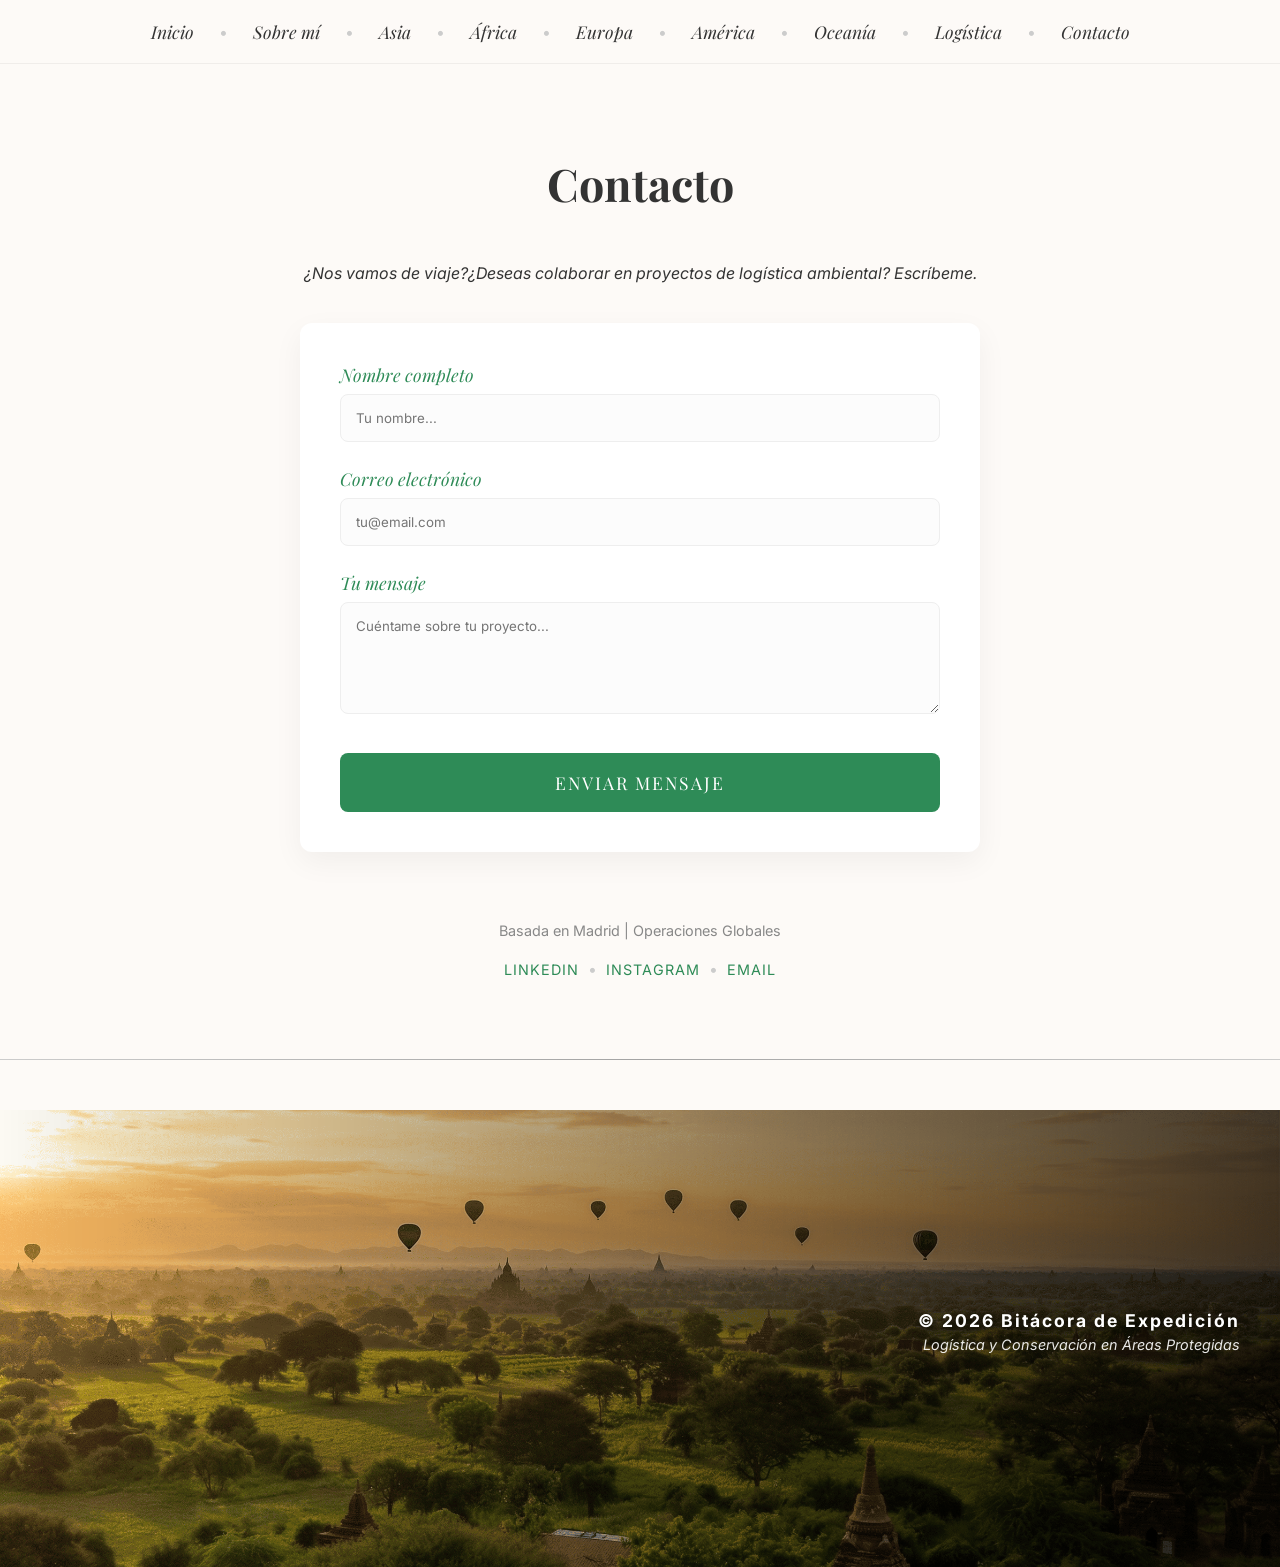
<file: contacto.html>
<!DOCTYPE html>
<html lang="es">
<head>
    <meta charset="UTF-8">
    <title>Bitácora Marina | Contacto</title>
    <link href="https://fonts.googleapis.com/css2?family=Playfair+Display:ital,wght@0,700;1,400&family=Inter:wght@400;500;700&display=swap" rel="stylesheet">
    <link rel="stylesheet" href="css/style2.css">
</head>
<body>

<nav class="nav-sommertage">
        <div class="nav-wrapper">
            <a href="index.html">Inicio</a>
            <span class="separador">•</span>

            <a href="sobremi.html">Sobre mí</a>
            <span class="separador">•</span>

        <div class="dropdown">            
            <a href="asia.html" class="dropbtn">Asia</a>
            <div class="dropdown-content">
                <a href="asia.html#seccion-myanmar">Myanmar</a>
                <a href="asia.html#seccion-vietnam">Vietnam</a>
                <a href="asia.html#seccion-tailandia">Tailandia</a>
                <a href="asia.html#seccion-indonesia">Indonesia</a>
                <a href="asia.html#seccion-camboya">Camboya</a>
                <a href="asia.html#seccion-laos">Laos</a>
                <a href="asia.html#seccion-filipinas">Filipinas</a>
                <a href="asia.html#seccion-malasia">Malasia</a>
                <a href="asia.html#seccion-singapur">Singapur</a>
                <a href="asia.html#seccion-japon">Japón</a>
                <a href="asia.html#seccion-china">China</a>
                <a href="asia.html#seccion-srilanka">Sri Lanka</a>
                <a href="asia.html#seccion-maldivas">Maldivas</a>
            </div>
        </div>

        <span class="separador">•</span>

        <div class="dropdown">
            <a href="africa.html" class="dropbtn">África</a>
                <div class="dropdown-content">
                    <a href="africa.html">RD del Congo</a> 
                    <a href="africa.html#seccion-ruanda">Ruanda</a>
                    <a href="africa.html#seccion-senegal">Senegal</a>
                    <a href="africa.html#seccion-gambia">Gambia</a>
                    <a href="africa.html#seccion-marruecos">Marruecos</a>
                </div>
        </div>

        <span class="separador">•</span>

        <div class="dropdown">
            <a href="proximamente.html" class="dropbtn">Europa</a>
                <div class="dropdown-content">
                    <a href="proximamente.html">España</a>
                    <a href="proximamente.html">Portugal</a>
                    <a href="proximamente.html">Francia</a>
                    <a href="proximamente.html">Italia</a>
                    <a href="proximamente.html">Alemania</a>
                    <a href="proximamente.html">Reino Unido</a>
                    <a href="proximamente.html">Holanda</a>
                    <a href="proximamente.html">Bélgica</a>
                    <a href="proximamente.html">Turquía</a>
                    <a href="proximamente.html">Grecia</a>
                </div>
        </div>

        <span class="separador">•</span>

        <div class="dropdown">
            <a href="proximamente.html" class="dropbtn">América</a>
                <div class="dropdown-content">
                    <a href="proximamente.html">EEUU</a>
                    <a href="proximamente.html">Costa Rica</a>
                </div>
        </div>

        <span class="separador">•</span>

        <div class="dropdown">
            <a href="proximamente.html" class="dropbtn">Oceanía</a>
                <div class="dropdown-content">
                    <a href="proximamente.html">Australia</a>
                    <a href="proximamente.html">Nueva Zelanda</a>
                </div>
        </div>

        <span class="separador">•</span>

            <a href="logistica.html">Logística</a>

        <span class="separador">•</span>

            <a href="contacto.html">Contacto</a>

    </div> 

</nav>



    <div class="container">
        <section id="contacto">
            <h2 class="titulo-elegante">Contacto</h2>
            <p style="text-align:center; font-style:italic; margin-bottom:40px;">¿Nos vamos de viaje?¿Deseas colaborar en proyectos de logística ambiental? Escríbeme.</p>
            
            <form action="#" style="max-width:600px; margin: 0 auto;">
                <label for="nombre">Nombre completo</label>
                <input type="text" id="nombre" name="nombre" placeholder="Tu nombre..." required>

                <label for="email">Correo electrónico</label>
                <input type="email" id="email" name="email" placeholder="tu@email.com" required>

                <label for="mensaje">Tu mensaje</label>
                <textarea id="mensaje" name="mensaje" rows="5" placeholder="Cuéntame sobre tu proyecto..."></textarea>

                <button type="submit">ENVIAR MENSAJE</button>
            </form>
        </section>
    </div>

    <div style="text-align: center; margin-top: 30px; color: #888; font-size: 0.9rem;">
        <p>Basada en Madrid | Operaciones Globales</p>
    </div>
    
    <div class="rrss-contacto" style="text-align: center; margin-top: 20px;">
        <a href="https://www.linkedin.com/" target="_blank" class="enlace-social">LinkedIn</a>
        <span class="separador">•</span>

        <a href="https://www.instagram.com/" target="_blank" class="enlace-social">Instagram</a>
        <span class="separador">•</span>

        <a href="mailto:marinasotogon@gmail.com" class="enlace-social">Email</a>
    </div>



    <hr style="border: 0; height: 1px; background-color: #ccc; margin-bottom: 40px;">
                
            <footer class="footer-con-foto" style="
                    margin-top: 50px; 
                    padding: 200px 40px; 
                    background-image: linear-gradient(to right, rgba(0,0,0,0), rgba(0,0,0,0.7)), url('img/asia/myanmar/bagan1.png'); 
                    background-size: cover; 
                    background-position: center;
                    background-attachment: scroll; 
                    border-top: none;
                    position: relative;
                    /* contenido a la derecha */
                    display: flex;
                    justify-content: flex-end; 
                    text-align: right;
">
                <div style="position: relative; z-index: 2; max-width: 400px;">
                    <p style="font-size: 1.1rem; letter-spacing: 2px; color: #ffffff !important; font-weight: bold; text-shadow: 2px 2px 8px rgba(0,0,0,0.8); margin: 0;">
                    &copy; 2026 Bitácora de Expedición
                    </p>

                    <p style="font-size: 0.9rem; color: #ffffff !important; opacity: 0.9; margin-top: 5px; font-style: italic;">
                    Logística y Conservación en Áreas Protegidas
                    </p>
                </div>
            </footer>

    </body>
</html>
</file>
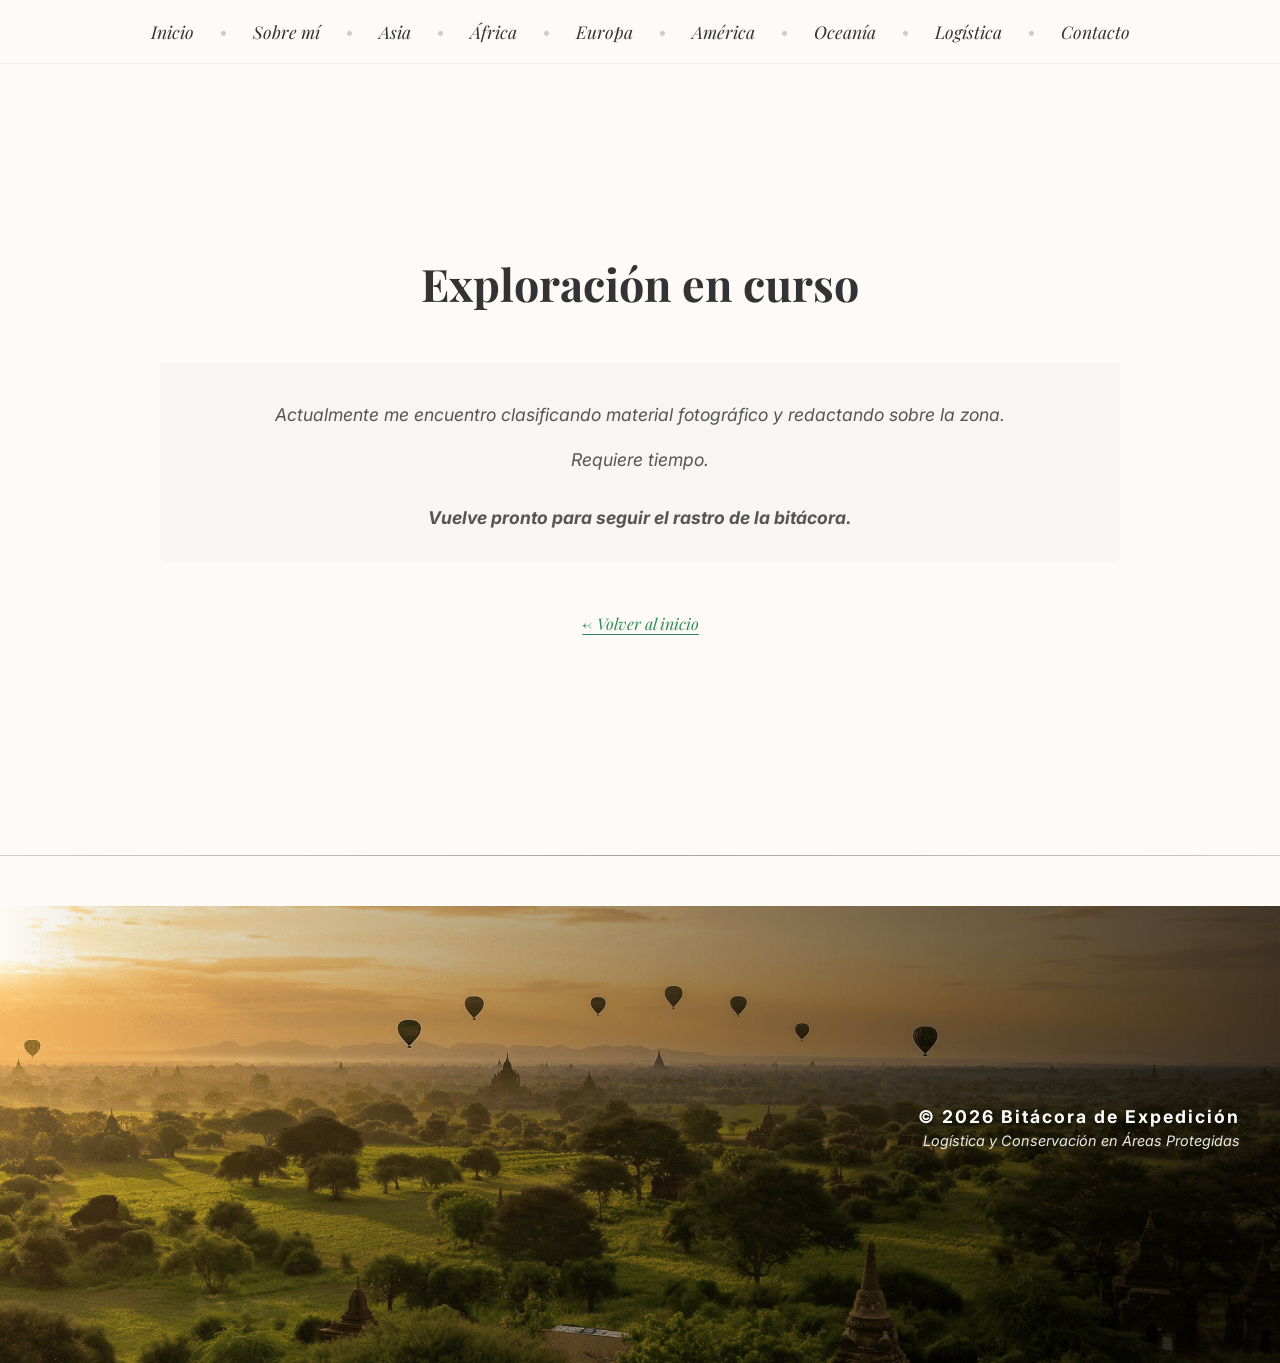
<file: proximamente.html>
<!DOCTYPE html>
<html lang="es">
<head>
    <meta charset="UTF-8">
    <meta name="viewport" content="width=device-width, initial-scale=1.0">
    <title>Bitácora Marina | En Ruta</title>

    <link href="https://fonts.googleapis.com/css2?family=Playfair+Display:ital,wght@0,700;1,400&family=Inter:wght@400;500;700&display=swap" rel="stylesheet">
    <link rel="stylesheet" href="css/style2.css">
</head>
<body>

<nav class="nav-sommertage">
        <div class="nav-wrapper">
            <a href="index.html">Inicio</a>
            <span class="separador">•</span>

            <a href="sobremi.html">Sobre mí</a>
            <span class="separador">•</span>

        <div class="dropdown">            
            <a href="asia.html" class="dropbtn">Asia</a>
            <div class="dropdown-content">
                <a href="asia.html#seccion-myanmar">Myanmar</a>
                <a href="asia.html#seccion-vietnam">Vietnam</a>
                <a href="asia.html#seccion-tailandia">Tailandia</a>
                <a href="asia.html#seccion-indonesia">Indonesia</a>
                <a href="asia.html#seccion-camboya">Camboya</a>
                <a href="asia.html#seccion-laos">Laos</a>
                <a href="asia.html#seccion-filipinas">Filipinas</a>
                <a href="asia.html#seccion-malasia">Malasia</a>
                <a href="asia.html#seccion-singapur">Singapur</a>
                <a href="asia.html#seccion-japon">Japón</a>
                <a href="asia.html#seccion-china">China</a>
                <a href="asia.html#seccion-srilanka">Sri Lanka</a>
                <a href="asia.html#seccion-maldivas">Maldivas</a>
            </div>
        </div>

        <span class="separador">•</span>

        <div class="dropdown">
            <a href="africa.html" class="dropbtn">África</a>
                <div class="dropdown-content">
                    <a href="africa.html">RD del Congo</a> 
                    <a href="africa.html#seccion-ruanda">Ruanda</a>
                    <a href="africa.html#seccion-senegal">Senegal</a>
                    <a href="africa.html#seccion-gambia">Gambia</a>
                    <a href="africa.html#seccion-marruecos">Marruecos</a>
                </div>
        </div>

        <span class="separador">•</span>

        <div class="dropdown">
            <a href="proximamente.html" class="dropbtn">Europa</a>
                <div class="dropdown-content">
                    <a href="proximamente.html">España</a>
                    <a href="proximamente.html">Portugal</a>
                    <a href="proximamente.html">Francia</a>
                    <a href="proximamente.html">Italia</a>
                    <a href="proximamente.html">Alemania</a>
                    <a href="proximamente.html">Reino Unido</a>
                    <a href="proximamente.html">Holanda</a>
                    <a href="proximamente.html">Bélgica</a>
                    <a href="proximamente.html">Turquía</a>
                    <a href="proximamente.html">Grecia</a>
                </div>
        </div>

        <span class="separador">•</span>

        <div class="dropdown">
            <a href="proximamente.html" class="dropbtn">América</a>
                <div class="dropdown-content">
                    <a href="proximamente.html">EEUU</a>
                    <a href="proximamente.html">Costa Rica</a>
                </div>
        </div>

        <span class="separador">•</span>

        <div class="dropdown">
            <a href="proximamente.html" class="dropbtn">Oceanía</a>
                <div class="dropdown-content">
                    <a href="proximamente.html">Australia</a>
                    <a href="proximamente.html">Nueva Zelanda</a>
                </div>
        </div>

        <span class="separador">•</span>

            <a href="logistica.html">Logística</a>

        <span class="separador">•</span>

            <a href="contacto.html">Contacto</a>

    </div> 

</nav>

    <div class="container">
        <section style="text-align: center; padding: 100px 20px;">
            <h2 class="titulo-elegante">Exploración en curso</h2>
            
            <div class="proximamente">
                <p>Actualmente me encuentro clasificando material fotográfico y redactando sobre  la zona.</p>
                <p>Requiere tiempo.</p>
                <p style="margin-top: 30px;"><strong>Vuelve pronto para seguir el rastro de la bitácora.</strong></p>
            </div>

            <a href="index.html" style="display: inline-block; margin-top: 50px; font-family: var(--fuente-titulos); font-style: italic; color: var(--color-acento); text-decoration: none; border-bottom: 1px solid var(--color-acento);">
                ← Volver al inicio
            </a>
        </section>
    </div>

    <div id="miLightbox" class="lightbox" onclick="cerrarImagen()">
    <span class="cerrar">&times;</span>
    <img class="contenido-lightbox" id="imagenGrande" src="[data-uri]" alt="Imagen ampliada">
    <div id="caption"></div> </div>

<script>
    function abrirImagen(elemento) {
        const lightbox = document.getElementById("miLightbox");
        lightbox.style.display = "flex";
        document.getElementById("imagenGrande").src = elemento.src;
        document.getElementById("caption").innerHTML = elemento.alt;
        
        // BLOQUEO: Evita que el fondo se mueva y cause efectos raros
        document.body.style.overflow = "hidden";
    }

    function cerrarImagen() {
        document.getElementById("miLightbox").style.display = "none";
        
        // LIBERACIÓN: Devuelve el control del scroll al usuario
        document.body.style.overflow = "auto";
    }
</script>

    <hr style="border: 0; height: 1px; background-color: #ccc; margin-bottom: 40px;">
                
            <footer class="footer-con-foto" style="
                    margin-top: 50px; 
                    padding: 200px 40px; 
                    background-image: linear-gradient(to right, rgba(0,0,0,0), rgba(0,0,0,0.7)), url('img/asia/myanmar/bagan1.png'); 
                    background-size: cover; 
                    background-position: center;
                    background-attachment: scroll; 
                    border-top: none;
                    position: relative;
                    /* contenido a la derecha */
                    display: flex;
                    justify-content: flex-end; 
                    text-align: right;
">
                <div style="position: relative; z-index: 2; max-width: 400px;">
                    <p style="font-size: 1.1rem; letter-spacing: 2px; color: #ffffff !important; font-weight: bold; text-shadow: 2px 2px 8px rgba(0,0,0,0.8); margin: 0;">
                    &copy; 2026 Bitácora de Expedición
                    </p>

                    <p style="font-size: 0.9rem; color: #ffffff !important; opacity: 0.9; margin-top: 5px; font-style: italic;">
                    Logística y Conservación en Áreas Protegidas
                    </p>
                </div>
            </footer>

    </body>
</html>
</file>
<file: css/style2.css>
/* ==============================================================
   01. VARIABLES Y CONFIGURACIÓN (, pdf 13 uso de variables CSS)
   ============================================================== */

   /* --- Almacén central --- */
:root {
    --color-texto: #333333;
    --color-acento: #2E8B57; 
    --fondo-nude: #fdfaf7;
    --blanco: #ffffff;
    --fuente-titulos: 'Playfair Display', serif;
    --fuente-cuerpo: 'Inter', sans-serif;
}


/* ---Aplicar margen a ID para intentar q menú no lo tape --- */
[id] {
    scroll-margin-top: 160px; /* Aumento de 120px a 160px */
}


body {
    margin: 0;
    font-family: var(--fuente-cuerpo);
    background-color: var(--fondo-nude);
    color: var(--color-texto);
}

/* --- Regla general para contenido ---- */
main {
    margin-top: 140px; /* Empuja el contenido hacia abajo en TODAS las páginas */
    padding: 20px;
    display: block;
}

h1 {
    margin-top: 0; 
    padding-top: 10px;
}


/* ==============================================================
   02. PORTADA (Efecto Ken Burns)
   ============================================================== */

/* --- Modifica contenedor principal del Hero, pdf 8 Responsive Design (Uso de Flexbox)--- */
#hero {
    position: relative;
    height: 100vh;
    display: flex;
    /* Esto empuja el contenido ABAJO y a la IZQUIERDA */
    align-items: flex-end; 
    justify-content: flex-start;
    overflow: hidden;
    color: white;
    text-align: left;
}


/* --- La capa que contiene las imágenes, zoom y rotación --- */
.hero-bg {
    position: absolute;
    top: 0; left: 0; width: 100%; height: 100%;
    background-size: cover;
    background-position: center;
    background-repeat: no-repeat;
    z-index: -1;
    opacity: 0; /* Empiezan invisibles */
    transition: opacity 1.5s ease-in-out; /* El cambio suave */
    animation: zoomLento 20s infinite alternate;
}

.hero-bg.active {
    opacity: 1; /* Solo la imagen con esta clase se ve */
}


/* --- Filtro oscuro para q texto siempre legible --- */
#hero::before {
    content: "";
    position: absolute;
    top: 0; left: 0; width: 100%; height: 100%;

    /* Añadimos una textura de puntos sobre el color oscuro */
    background: radial-gradient(circle, rgba(0,0,0,0.2) 1px, transparent 1px), 
                rgba(0, 0, 0, 0.4); 
    background-size: 3px 3px; /* Tamaño de puntos */
    z-index: 0; /* Por encima de la imagen pero por debajo del texto */
}

/* --- título ppal, pdf 14: Importación y uso de fuentes externas font family--- */
#hero h1 { 
    font-family: var(--fuente-titulos); 
    font-size: 4rem; 
    margin: 0; 
    position: relative; 
    z-index: 2; 
    color: white !important; /* <--- ponerlo AQUÍ EXACTAMENTE */
}

.subtitle { 
    font-family: var(--fuente-titulos); 
    font-style: italic; 
    font-size: 1.5rem; 
    position: relative; 
    z-index: 2; 
    color: white !important; /* <--- Y AQUÍ TAMBIÉN para el subtítulo */
}


@keyframes zoomLento {
    from { transform: scale(1); }
    to { transform: scale(1.1); }
}

/* ==============================================================
   03. NAVEGACIÓN (Menú con Desplegables),y como ejemplo
   la web de viajes sommertage , Punto 1 pdf Menú de navegación
   ============================================================== */
.nav-sommertage {
    position: sticky;
    top: 0;
    background-color: var(--fondo-nude);
    padding: 20px 0;
    z-index: 1000;
    text-align: center;
    border-bottom: 1px solid rgba(0,0,0,0.05);
}

.nav-wrapper { display: flex; justify-content: center; align-items: center; gap: 20px; }

.nav-sommertage a {
    text-decoration: none;
    color: var(--color-texto);
    font-family: var(--fuente-titulos);
    font-style: italic;
    font-size: 1.1rem;
}

/* --- Los desplegables --- */
.dropdown { position: relative; display: inline-block; }

.dropdown-content {
    display: none;
    position: absolute;
    background-color: var(--fondo-nude);
    min-width: 160px;
    box-shadow: 0px 8px 16px rgba(0,0,0,0.1);
    z-index: 1001;
    text-align: left;
    border: 1px solid #eee;
}

.dropdown-content a {
    padding: 12px 16px;
    display: block;
    font-style: normal;
    font-size: 0.9rem;
}

.dropdown:hover .dropdown-content { display: block; }
.separador { color: #ccc; margin: 0 5px; }


/* ==============================================================
   04. SECCIONES Y GALERÍA 
   ============================================================== */

/* --- Separador de países --- */
hr {
    border: 0;
    height: 1px;
    background-image: linear-gradient(to right, rgba(0, 0, 0, 0), rgba(0, 0, 0, 0.2), rgba(0, 0, 0, 0));
    margin: 80px 0; /* da espacio enorme entre países */
}

.container { max-width: 1000px; margin: 0 auto; padding: 40px 20px; }

/* --- Espacio al final de los bloques de contenido --- */
article, .container-tablas, .contenido-perfil {
    margin-bottom: 100px !important; 
}

h2.titulo-elegante {
    font-family: var(--fuente-titulos);
    font-size: 2.8rem;
    text-align: center;
    margin: 50px 0;
}

details { margin-bottom: 15px; padding: 10px; }

summary {
    cursor: pointer; /* Cambia la flecha por la mano de pinchar */
    font-weight: 400; 
    color: var(--color-acento);
    font-family: var(--fuente-titulos);
    font-size: 1.1rem; 
    list-style: none;
    padding: 8px 15px; /* Área para pinchar mejor */
    transition: all 0.3s ease; /* Movimiento  suave, no brusco */
    display: inline-block; /* Para q efecto de fondo quede bien recogido */
    border-radius: 4px;
}

/* --- Efecto al pasar el ratón --- */ 
summary:hover::before {
    content: "→ "; /* Aparece una flechita de guía */
    font-weight: bold;
    background-color: rgba(46, 139, 87, 0.08); /* Un fondo verde muy clarito */
    padding-left: 25px; /* Se desplaza un poco a la derecha */
    color: #1a4a2e; /* El texto se oscurece un poco */
}


/* --- Requisito pdf 8: Galería con Flexbox --- */
.galeria-mini {
    display: flex;
    flex-wrap: wrap;
    gap: 10px;
    margin-top: 15px;
    justify-content: center;
}

.galeria-mini img {
    width: 150px; /* Tamaño q me gusta */
    height: 100px;
    object-fit: cover;
    cursor: pointer;
    transition: 0.3s;
}

.galeria-mini img:hover { transform: scale(1.05); opacity: 0.9; }

/* --- Estilo para las sub-regiones
Línea vertical a la izquierda que conecta países de una misma región --- */

.lista-continente li {
    position: relative;
    padding-left: 30px;
    border-left: 1px solid var(--color-acento); /* La línea verde */
    margin-bottom: 80px;
}



/* La Región (Grande) */
.subtitulo-region {
    font-family: var(--fuente-titulos);
    font-size: 2.2rem; 
    font-style: italic;
    color: var(--color-texto);
    margin-top: 60px; /* Un poco más de espacio arriba para separar regiones */
    margin-bottom: 10px;
    border-bottom: 2px solid var(--color-acento); 
    display: block; /*  a block para q ocupe su propia línea y respete la izquierda */
    padding-bottom: 10px;
    text-align: left; /* Aseguramos la alineación a la izquierda */
    width: fit-content; /* La línea del borde solo llegará hasta donde termine el texto */
}

.intro-region {
    font-size: 0.9rem;
    color: #666;
    margin-bottom: 20px;
}

/* --- Regla para el país, subordinado de región */
.destacado-pais {
    font-family: var(--fuente-cuerpo); /* Usamos la letra limpia 'Inter' */
    font-size: 1.1rem; /* Un poco más pequeña */
    color: #666; /* Un gris más suave */
    margin-bottom: 30px; 
    letter-spacing: 0.5px;
    text-transform: none;

    /* --- Añado nuevo para separar países --- */
    margin-top: 80px;           /* Empuja el país hacia abajo para que no esté pegado a la intro */
    padding-top: 30px;          /* Espacio entre la línea y el nombre del país */
    border-top: 1px solid #eee; /* línea sutil que separa la región del país */
    display: block;             /* Asegura que respete los márgenes */

    /* --- Logística de navegación --- */
    scroll-margin-top: 100px; /* Evita que el menú tape el título al saltar */
}


/* --- Para q países destaquen dentro de la frase --- */
.destacado-pais strong {
    font-family: var(--fuente-titulos);
    font-style: italic;
    font-size: 1.4rem;
    color: var(--color-texto);
    text-transform: uppercase;
    letter-spacing: 1px;
}

.proximamente {
    padding: 20px;
    background: rgba(0,0,0,0.02);
    border-radius: 4px;
    font-style: italic;
    color: #888;
}

/* --- La caja q contiene el todo --- */
.foto-pais-portada {
    width: 100%;
    max-width: 800px; /* Más estrecha  */
    height: auto;     /* altura automática */
    margin: 40px auto; 
    overflow: hidden; 
    border-radius: 12px; /* esquinas  redondeadas */
    box-shadow: 0 10px 30px rgba(0,0,0,0.1);
}

.foto-pais-portada img {
    width: 100%;
    height: auto;     /* q no se corte la foto */
    display: block;
}

/* --- pies de foto de las imágenes grandes de países --- */
.pie-foto, figcaption {
    text-align: center;
    font-family: var(--fuente-cuerpo); /* cursiva más legible */
    font-style: italic !important;    /* siempre cursiva */
    font-size: 0.95rem;
    color: #0a0a0a !important; /* negro para q se lea */
    margin-top: 15px;
    padding: 0 20px;
    line-height: 1.4;
    display: block;
    opacity: 1 !important;   /* sin transparencia */
}

/* ==============================================================
   05. TABLAS Y FORMULARIOS
   ============================================================== */

/* --- Tablas, Punto 3 pdf: Tablas de datos--- */

table { width: 100%; border-collapse: collapse; background: white; margin-top: 20px; }
th, td { border: 1px solid #ddd; padding: 12px; text-align: left; }
th { background-color: var(--color-acento); color: white; }

/* --- Formulario estilo web SOMMERTAGE, Punto 6 pdf: Formulario de contacto:--- */
form { 
    background: white; 
    padding: 40px; 
    box-shadow: 0 10px 30px rgba(0,0,0,0.05); 
    border-radius: 12px; 
    max-width: 600px;
    margin: 40px auto;
}

form label {
    display: block;
    font-family: var(--fuente-titulos);
    font-style: italic;
    color: var(--color-acento);
    margin-bottom: 8px;
    font-size: 1.1rem;
}

input, textarea { 
    width: 100%; 
    padding: 15px; 
    margin-bottom: 25px; 
    border: 1px solid #eee; 
    border-radius: 8px;
    background-color: #fcfcfc;
    font-family: var(--fuente-cuerpo);
    box-sizing: border-box; 
    transition: all 0.3s ease;
}

input:focus, textarea:focus {
    outline: none;
    border-color: var(--color-acento);
    background-color: white;
    box-shadow: 0 0 8px rgba(46, 139, 87, 0.1);
}

/* --- El botón enviar --- */
button[type="submit"] {
    background: var(--color-acento);
    color: white;
    border: none;
    padding: 18px 30px;
    cursor: pointer;
    font-family: var(--fuente-titulos);
    width: 100%;
    font-size: 1.1rem;
    letter-spacing: 2px; 
    border-radius: 8px;
    transition: background-color 0.3s ease;
    margin-top: 10px;
}

button[type="submit"]:hover {
    background-color: #1e5c3a;
}

/* ==============================================================
   06. LIGHTBOX (Fondo Blanco)
   ============================================================= */
.lightbox {
    display: none;
    position: fixed; 
    z-index: 9999; /* máxima prioridad: nada por encima */
    top: 0; 
    left: 0; 
    width: 100%; 
    height: 100%;
    
    /* --- Fondo sólido: elimina las transparencias para evitar ver fotos detrás --- */
    background-color: var(--fondo-nude); 
    
    justify-content: center; 
    align-items: center;
    flex-direction: column;
    overflow: hidden; /* Evita que el propio lightbox haga scroll */
}

.cerrar { position: absolute; top: 20px; right: 30px; font-size: 40px; cursor: pointer; color: #333; }

#caption {
    margin-top: 45px; /* distancia generosa  */
    font-family: var(--fuente-titulos);
    font-style: italic;
    font-size: 1.2rem;
    color: var(--color-texto);
    text-align: center;
    width: 100%; /* centrado sea perfecto */
}

.contenido-lightbox {
    max-width: 85%;
    max-height: 70%; /* bajamos un poco el alto máximo para dejar espacio al texto */
    box-shadow: 0 10px 40px rgba(0,0,0,0.1);
    border: 1px solid #eee; /* borde muy fino para que resalte */
}




/* ==============================================================
    07. SECCIÓN SOBRE MÍ (Perfil y Galería)
   ============================================================= */

.foto-perfil-contenedor {
    text-align: center;
    margin: 40px auto 30px;
    width: 90%;
    max-width: 500px;
}

.foto-perfil {
    width: 100%;
    height: auto;
    display: block;
    margin: 0 auto;
    border-radius: 12px;
    box-shadow: 0 10px 30px rgba(0,0,0,0.1);
    border: 1px solid #eee;
}

/* --- Galería de Autor (Las 6 fotos de arriba) --- */
.galeria-perfil {
    display: flex;
    gap: 20px;
    justify-content: center;
    margin: 40px auto 50px;
    max-width: 1000px;
    padding: 0 20px;
    flex-wrap: wrap;
}

.galeria-perfil figure {
    flex: 1;
    min-width: 250px;
    margin: 0;
    text-align: center;
}

.galeria-perfil img {
    width: 100%;
    height: 350px;
    object-fit: cover;
    border-radius: 12px;
    box-shadow: 0 10px 25px rgba(0,0,0,0.08);
    border: 1px solid #eee;
    transition: transform 0.3s ease;
}

.galeria-perfil img:hover {
    transform: translateY(-5px);
}

/* --- Regla para q la galería de 6 sea cursiva y mas nítida ---*/ 
.galeria-perfil figcaption {
    margin-top: 12px;
    font-size: 0.85rem;
    color: #0a0a0a !important; /* negro nítido para mejor lectura */
    font-family: var(--fuente-cuerpo) !important; 
    font-style: italic !important; 
    letter-spacing: 0.5px;
    text-align: center;
    display: block;
}

/* --- Miniaturas flotantes (Bali, Congo, etc. dentro del texto) --- */
.pie-foto-mini {
    display: block;
    font-size: 0.85rem;
    color: #0a0a0a !important; 
    margin-top: 6px !important; /* Las pega a la foto, abajo */
    line-height: 1.3;
    font-family: var(--fuente-cuerpo);
    font-style: italic !important;
    text-align: center;
}

/* ==============================================================
   08. FOTOS LATERALES EN EL TEXTO (Y EFECTO ZOOM)
   ============================================================= */

.foto-flotante-izq, 
.foto-flotante-der {
    width: 220px;          /* El ancho  */
    display: table;        /* Obliga al pie a quedarse pegado al ancho de la foto */
    position: relative;
}

.foto-flotante-izq {
    float: left;
    margin: 10px 25px 15px 0;
}

.foto-flotante-der {
    float: right;
    margin: 10px 0 15px 25px;
}

.foto-flotante-izq img, 
.foto-flotante-der img {
    width: 100%;
    height: auto;
    display: block;        /* Quita el espacio extra bajo la imagen */
    border-radius: 10px;
    box-shadow: 0 5px 15px rgba(0,0,0,0.05);
    border: 1px solid #eee;
    transition: transform 0.4s ease, box-shadow 0.4s ease;
    cursor: zoom-in;
}

/* --- Efecto zoom --- */
.foto-flotante-izq img:hover, 
.foto-flotante-der img:hover {
    transform: scale(1.8);
    box-shadow: 0 15px 40px rgba(0,0,0,0.3);
    z-index: 10;
}

/* --- El pie de foto mini (Para que quede debajo y pegado) --- */
.pie-foto-mini {
    display: block;
    font-size: 0.85rem;
    color: #0a0a0a !important; 
    margin-top: 6px !important; /* control la cercanía a la foto */
    line-height: 1.3;
    font-family: var(--fuente-cuerpo);
    font-style: italic !important;
    text-align: center;
}

/* --- Ajuste de pie de foto de las imágenes grandes --- */
.pie-foto {
    color: #050505 !important;
    font-family: var(--fuente-cuerpo);
    font-weight: 500;
    font-size: 0.9rem;
    margin-top: 10px;
    opacity: 1 !important;
    text-align: center;
    display: block;
}

/* --- Para que el texto no se monte en las fotos --- */
.contenido-perfil::after {
    content: "";
    display: table;
    clear: both;
}


/* ======================================================================================
   09. BOTONES DE EXPLORACIÓN (html Sobre Mí , Punto 1 pdf (Menú y Navegación Interna))
   ====================================================================================== */

.boton-simple {
    display: inline-block;
    padding: 10px 25px;
    border: 1.5px solid var(--color-acento, #2e8b57); /* Si no detecta la variable, usa verde */
    border-radius: 25px;
    text-decoration: none;
    color: var(--color-acento, #2e8b57);
    font-family: var(--fuente-cuerpo, 'Inter', sans-serif);
    font-weight: bold;
    font-size: 0.85rem;
    transition: all 0.3s ease;
    background: transparent;
}

.boton-simple:hover {
    background-color: var(--color-acento, #2e8b57);
    color: white !important;
}

/* --- Estilo para países que aún no tienen contenido --- */
.boton-simple.deshabilitado {
    border: 1px solid #ddd;
    color: #aaa;
    font-weight: normal;
    cursor: not-allowed;
    pointer-events: none;
}

/* --- Centrado y espaciado de la fila de botones --- */
div[style*="justify-content: center"] {
    margin-top: 50px !important;
    margin-bottom: 50px !important;
    padding: 20px 0;
}

/* ===================================================================
   10. SECCIÓN HTML LOGÍSTICA, SEPARAR MENÚ DESPLEGABLE DEL RESTO 
   ===================================================================*/

   /* --- Esto crea el hueco necesario debajo del menú --- */
.contenido-logistica {
    margin-top: 80px; /* Ajusta según el grosor de menú */
    padding: 20px;
}

/* --- Para q título destaque ---*/
h1 {
    margin-top: 20px;
    margin-bottom: 30px;
    color: #2c3e50; /* azul oscuro */
    border-bottom: 2px solid #27ae60; /* línea verde naturaleza */
    display: inline-block;
    padding-bottom: 10px;
}


/* ===============================================================
   11. RRSS DE HTML CONTACTO, Punto 6 pdf (Formulario y contacto)
   =============================================================== */

.rrss-contacto {
    margin-top: 20px;
}

.enlace-social {
    text-decoration: none;
    color: var(--color-acento);
    font-family: var(--fuente-cuerpo);
    font-size: 0.9rem;
    font-weight: 400;
    letter-spacing: 1px;
    text-transform: uppercase;
    transition: opacity 0.3s ease;
}

.enlace-social:hover {
    opacity: 0.6;
    text-decoration: underline;
}

/* =================================
   12. SECCIÓN PROXIMAMENTE
   ================================ */

   .proximamente p {
    font-family: var(--fuente-cuerpo);
    font-size: 1.1rem;
    color: #555;
    line-height: 1.6;
    margin-bottom: 10px;
}

/* ==============================================================
   13. MEDIA QUERIES (Requisito pdf 9)
   ============================================================== */

/* a) Ajuste para Móviles y Tablets */ 
@media (max-width: 768px) {

    /* 1. NAVEGACIÓN:  desplegables (África, Asia, etc.) --- */
    .nav-sommertage {
        position: relative !important;
        z-index: 1000 !important;
        padding: 10px 0 !important;
    }

    .nav-wrapper {
        display: flex !important;
        flex-wrap: wrap !important; 
        justify-content: center !important;
        gap: 15px 10px !important; /*  espacio vertical entre filas de botones */
    }

    /* botón de continentes, un bloque  */
    .dropdown {
        position: static !important; /* submenú ocupe todo el ancho */
    }

    .dropdown-content {
        display: none; /* oculto hasta el hover de ratón */
        position: absolute !important;
        left: 0 !important;
        right: 0 !important;
        width: 100vw !important; /* Ocupa  el ancho del móvil */
        background-color: #fdfaf7 !important; /* color de fondo nude */
        box-shadow: 0px 4px 10px rgba(0,0,0,0.1) !important;
        z-index: 2000 !important;
        text-align: center !important;
    }

    /* Al pasar el dedo/ratón, el menú aparece centrado */
    .dropdown:hover .dropdown-content {
        display: block !important;
    }

    /* --- 2. PORTADA (CARRUSEL) */
    #hero {
        height: 50vh !important; 
        min-height: 300px !important;
        background-color: #000 !important;
        z-index: 1 !important; /* Se queda debajo del menú */
    }

    .hero-bg {
        animation: none !important; 
        transform: scale(1) !important; 
        background-size: cover !important; 
        background-position: center center !important;
        transition: opacity 1.5s ease-in-out !important;
    }

    .hero-bg.active {
        opacity: 1 !important;
    }

    #hero h1 { 
        font-size: 1.6rem !important; 
    }
}


/* b) Sección Media Query: Impresora */
@media print {
    nav, .hero-content, .footer-con-foto, video, button, .separador {
        display: none !important;
    }
    body {
        background-color: white !important;
        color: black !important;
    }
}

/* c) Sección M. Query: Tema oscuro */
@media (prefers-color-scheme: dark) {
    body {
        background-color: #1a1a1a !important;
        color: #f0f0f0 !important;
    }
    /* ... (aquí sigue el resto de tu código del tema oscuro) ... */
}

    /* c) Sección M. Query: Tema oscuro  */

@media (prefers-color-scheme: dark) {
    body {
        background-color: #1a1a1a !important; /* gris muy oscuro */
        color: #f0f0f0 !important; /* blanco roto  */
    }

    .container, .contenido-perfil, .container-tablas {
        background-color: #262626 !important;
    }

    h1, h2, .titulo-elegante {
        color: #e0e0e0 !important;
    }

    /* Ajuste tablas pq brillan  */
    table {
        background-color: #333 !important;
        color: white !important;
    }

    tbody tr:nth-child(even) {
        background-color: #3d3d3d !important;
    }

    /* El cuadro verde más oscuro */
    div[style*="rgba(46, 139, 87, 0.05)"] {
        background-color: rgba(46, 139, 87, 0.2) !important;
    }
}

/* ==============================================================
   14. FINAL DEL ARCHIVO: Arreglo de emergencia para Logística
   ============================================================== */
.foto-flotante-izq, .foto-flotante-der, figure {
    overflow: visible !important;
}
</file>
